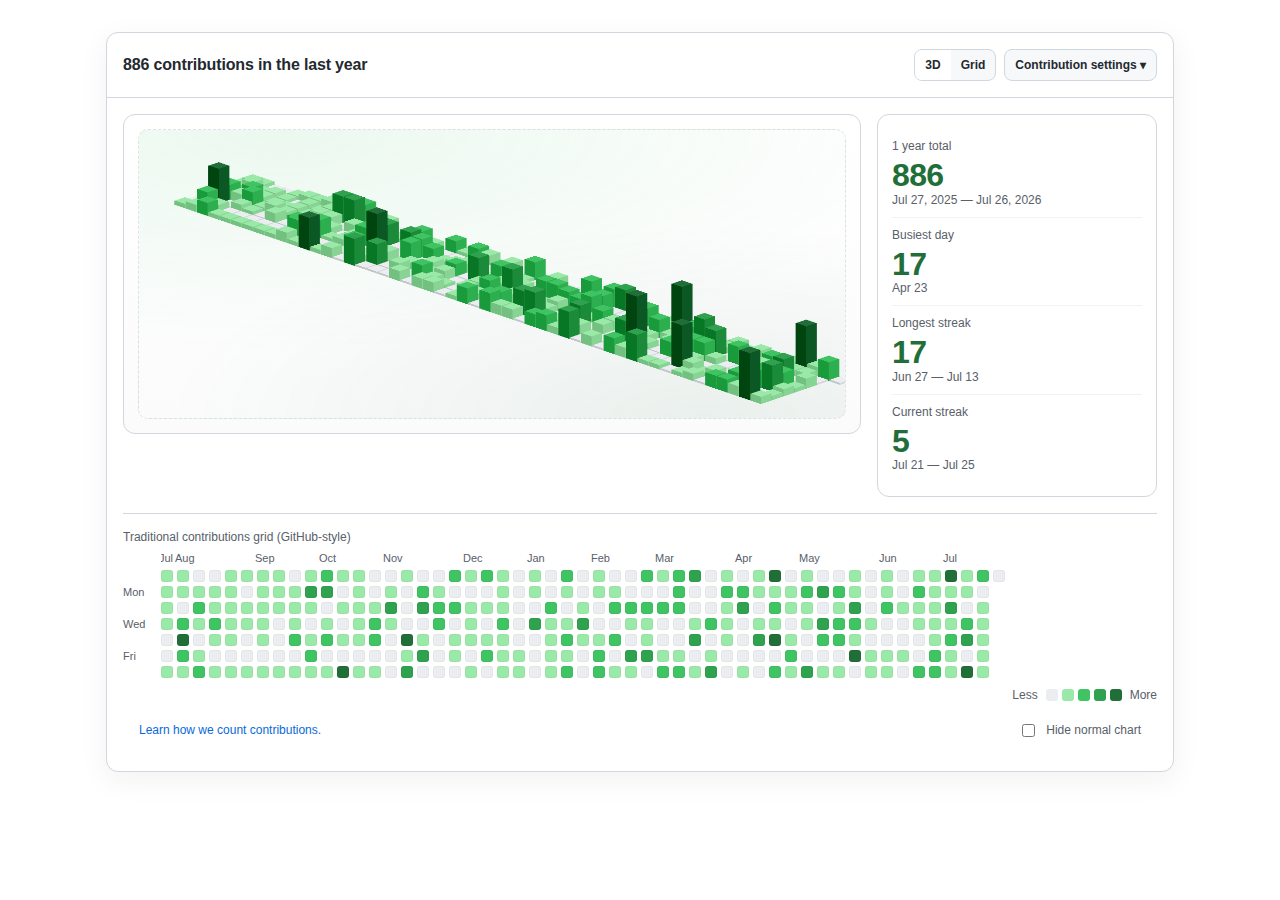
<file: contributions/index.html>
<!doctype html>
<html lang="en">
<head>
  <meta charset="utf-8" />
  <meta name="viewport" content="width=device-width, initial-scale=1" />
  <title>GitHub 3D Contributions Calendar (Mock)</title>
  <meta name="description" content="GitHub-style isometric 3D contributions calendar + 2D heatmap mock. Token-ready for GitHub GraphQL." />
  <style>
    :root{
      --bg-color:#ffffff;
      --text-primary:#24292f;
      --text-secondary:#586069;
      --green-0:#EBEDF0;
      --green-1:#9BE9A8;
      --green-2:#40C463;
      --green-3:#30A14E;
      --green-4:#216E39;
      --border:#D0D7DE;
      --link:#0969da;
      --shadow:rgba(27,31,36,.12);
      --mono: ui-monospace, SFMono-Regular, SF Mono, Menlo, Consolas, Liberation Mono, monospace;
      --sans: -apple-system, BlinkMacSystemFont, "Segoe UI", Roboto, Helvetica, Arial, "Apple Color Emoji","Segoe UI Emoji";
    }

    *{box-sizing:border-box}
    body{
      margin:0;
      font-family:var(--sans);
      background:var(--bg-color);
      color:var(--text-primary);
    }

    .wrap{max-width:1100px;margin:32px auto;padding:0 16px}

    .card{
      border:1px solid var(--border);
      border-radius:12px;
      background:#fff;
      box-shadow:0 8px 30px rgba(27,31,36,.06);
      overflow:hidden;
    }

    .header{
      display:flex;
      align-items:center;
      justify-content:space-between;
      padding:16px 16px;
      border-bottom:1px solid var(--border);
      gap:12px;
      flex-wrap:wrap;
    }

    .header h2{
      margin:0;
      font-size:16px;
      font-weight:600;
      letter-spacing:-.01em;
    }

    .controls{display:flex;gap:8px;align-items:center}

    .segmented{
      display:inline-flex;
      border:1px solid var(--border);
      border-radius:8px;
      overflow:hidden;
      background:#f6f8fa;
    }
    .segmented button{
      appearance:none;
      border:0;
      background:transparent;
      padding:8px 10px;
      font-size:12px;
      color:var(--text-primary);
      cursor:pointer;
      font-weight:600;
    }
    .segmented button[aria-pressed="true"]{
      background:#fff;
      box-shadow:0 1px 0 rgba(27,31,36,.04);
    }

    .btn{
      border:1px solid var(--border);
      background:#f6f8fa;
      color:var(--text-primary);
      border-radius:8px;
      padding:8px 10px;
      font-size:12px;
      font-weight:600;
      cursor:pointer;
    }
    .btn:active{transform:translateY(1px)}

    .chart-container{
      display:grid;
      grid-template-columns: 1fr 280px;
      gap:16px;
      padding:16px;
      align-items:start;
    }

    /* ===== Isometric 3D chart ===== */
    .iso-shell{
      position:relative;
      border:1px solid var(--border);
      border-radius:12px;
      background:linear-gradient(#ffffff, #fbfbfc);
      padding:14px;
      overflow:hidden;
    }

    .iso-stage{
      position:relative;
      height:290px;
      border-radius:10px;
      background:radial-gradient(1200px 400px at 20% 0%, rgba(64,196,99,.10), transparent 55%),
                 radial-gradient(900px 320px at 80% 100%, rgba(33,110,57,.08), transparent 60%);
      border:1px dashed rgba(208,215,222,.7);
      overflow:hidden;
    }

    /* Obelisk canvas (jasonlong/isometric-contributions style) */
    #iso-canvas{
      background: transparent;
    }

    /* Tooltip */
    .tooltip{
      position:absolute;
      pointer-events:none;
      padding:8px 10px;
      border-radius:10px;
      border:1px solid rgba(208,215,222,.9);
      background:#ffffff;
      box-shadow:0 12px 40px rgba(27,31,36,.18);
      font-size:12px;
      color:var(--text-primary);
      transform:translate(-50%, calc(-100% - 12px));
      white-space:nowrap;
      opacity:0;
      transition:opacity .12s ease;
    }
    .tooltip .k{color:var(--text-secondary);font-family:var(--mono);font-size:11px}

    /* ===== Stats panel ===== */
    .stats{
      border:1px solid var(--border);
      border-radius:12px;
      padding:14px;
      background:#fff;
      position:sticky;
      top:16px;
    }
    .stats .block{padding:10px 0;border-bottom:1px solid #f0f2f4}
    .stats .block:last-child{border-bottom:0}
    .stats .label{font-size:12px;color:var(--text-secondary);margin-bottom:6px}
    .stats .big{font-size:32px;font-weight:800;color:var(--green-4);line-height:1.05;letter-spacing:-.02em}
    .stats .small{font-size:12px;color:var(--text-secondary)}

    /* ===== 2D heatmap ===== */
    .heatmap-wrap{padding:0 16px 16px}
    .heatmap{
      border-top:1px solid var(--border);
      padding-top:16px;
    }
    .heat-head{
      display:flex;
      justify-content:space-between;
      align-items:center;
      gap:12px;
      flex-wrap:wrap;
      margin-bottom:8px;
    }

    .heat-grid{
      display:grid;
      grid-template-columns: 28px 1fr;
      gap:10px;
      align-items:start;
    }

    .dow{
      display:grid;
      grid-template-rows: repeat(7, 12px);
      gap:4px;
      font-size:11px;
      color:var(--text-secondary);
      padding-top:18px;
    }
    .dow span{line-height:12px}

    .grid-area{position:relative; overflow:auto; padding-bottom:6px}
    .months{
      display:grid;
      grid-template-columns: repeat(53, 12px);
      gap:4px;
      font-size:11px;
      color:var(--text-secondary);
      margin-bottom:6px;
      padding-left:0;
    }
    .months span{
      grid-row:1;
      justify-self:start;
      transform:translateX(-2px);
    }

    .cells{
      display:grid;
      grid-auto-flow:column;
      grid-template-rows: repeat(7, 12px);
      grid-auto-columns: 12px;
      gap:4px;
      align-items:center;
    }

    .cell{
      width:12px;height:12px;
      border-radius:3px;
      background:var(--green-0);
      box-shadow: inset 0 0 0 1px rgba(27,31,36,.04);
    }

    .legend{
      display:flex;
      align-items:center;
      justify-content:flex-end;
      gap:8px;
      margin-top:10px;
      font-size:12px;
      color:var(--text-secondary);
    }
    .legend .sw{display:flex; gap:4px; align-items:center}
    .legend i{display:inline-block;width:12px;height:12px;border-radius:3px}

    .footer{
      display:flex;
      justify-content:space-between;
      align-items:center;
      gap:12px;
      flex-wrap:wrap;
      padding:12px 16px 16px;
      color:var(--text-secondary);
      font-size:12px;
    }
    .footer a{color:var(--link);text-decoration:none}
    .footer a:hover{text-decoration:underline}

    .toggle{
      display:inline-flex;
      align-items:center;
      gap:8px;
    }
    .toggle input{transform:translateY(1px)}

    /* responsive */
    @media (max-width: 900px){
      .chart-container{grid-template-columns:1fr}
      .stats{position:relative; top:auto}
      .iso-world{width:520px}
    }
    @media (max-width: 768px){
      .iso-shell{display:none}
    }

    /* reduce motion */
    @media (prefers-reduced-motion: reduce){
      .bar{animation:none;opacity:1;transform: translate3d(var(--x), var(--y), 0) translateZ(var(--h))}
    }
  </style>
</head>
<body>
  <div class="wrap">
    <div class="card contribution-calendar" id="cc">
      <div class="header">
        <h2 id="header-title">1,516 contributions in the last year</h2>
        <div class="controls">
          <div class="segmented" role="group" aria-label="View mode">
            <button id="btn-3d" aria-pressed="true" title="3D">3D</button>
            <button id="btn-2d" aria-pressed="false" title="Grid">Grid</button>
          </div>
          <button class="btn" id="btn-settings" type="button" aria-haspopup="menu" aria-expanded="false">Contribution settings ▾</button>
        </div>
      </div>

      <div class="chart-container" id="main-area">
        <div class="iso-shell" id="iso-shell" aria-label="Isometric contribution chart">
          <div class="iso-stage" id="iso-stage">
            <!-- Replaced: original CSS-isometric DOM bars -> obelisk.js canvas (as jasonlong/isometric-contributions) -->
            <canvas id="iso-canvas" width="1000" height="600" style="width:100%;height:100%;display:block"></canvas>
            <div class="tooltip" id="tooltip" role="status" aria-live="polite"></div>
          </div>
        </div>

        <aside class="stats" aria-label="Contribution statistics">
          <div class="block">
            <div class="label">1 year total</div>
            <div class="big" id="stat-total">1,516</div>
            <div class="small" id="stat-range">Nov 6, 2025 — Jan 17, 2026</div>
          </div>
          <div class="block">
            <div class="label">Busiest day</div>
            <div class="big" id="stat-busy">53</div>
            <div class="small" id="stat-busy-date">Mar 27</div>
          </div>
          <div class="block">
            <div class="label">Longest streak</div>
            <div class="big" id="stat-long">16</div>
            <div class="small" id="stat-long-range">Feb 1 — Feb 16</div>
          </div>
          <div class="block">
            <div class="label">Current streak</div>
            <div class="big" id="stat-cur">1</div>
            <div class="small" id="stat-cur-range">Nov 8 — Nov 8</div>
          </div>
        </aside>
      </div>

      <div class="heatmap-wrap" id="heatmap-wrap">
        <div class="heatmap" aria-label="Contribution heatmap">
          <div class="heat-head">
            <div style="font-size:12px;color:var(--text-secondary)">
              Traditional contributions grid (GitHub-style)
            </div>
          </div>

          <div class="heat-grid">
            <div class="dow" aria-hidden="true">
              <span></span>
              <span>Mon</span>
              <span></span>
              <span>Wed</span>
              <span></span>
              <span>Fri</span>
              <span></span>
            </div>

            <div class="grid-area">
              <div class="months" id="months" aria-hidden="true"></div>
              <div class="cells" id="cells"></div>

              <div class="legend" aria-label="Legend">
                <span>Less</span>
                <span class="sw" aria-hidden="true">
                  <i style="background:var(--green-0)"></i>
                  <i style="background:var(--green-1)"></i>
                  <i style="background:var(--green-2)"></i>
                  <i style="background:var(--green-3)"></i>
                  <i style="background:var(--green-4)"></i>
                </span>
                <span>More</span>
              </div>
            </div>
          </div>

          <div class="footer">
            <a href="https://docs.github.com/en/account-and-profile/setting-up-and-managing-your-github-profile/managing-contribution-settings-on-your-profile" target="_blank" rel="noreferrer">Learn how we count contributions.</a>
            <label class="toggle" for="hide-normal">
              <input id="hide-normal" type="checkbox" />
              Hide normal chart
            </label>
          </div>
        </div>
      </div>

    </div>
  </div>

  <script src="vendor/isometric-contributions/src/obelisk.min.js"></script>
  <script>
    // ========= isometric-contributions (jasonlong) integration (source reuse) =========
    // Repo: https://github.com/jasonlong/isometric-contributions
    // License: MIT https://github.com/jasonlong/isometric-contributions/blob/master/LICENSE

    const fmt = new Intl.NumberFormat('en-US');
    const MONTHS = ['Jan','Feb','Mar','Apr','May','Jun','Jul','Aug','Sep','Oct','Nov','Dec'];

    function formatDateHuman(iso){
      const d = new Date(iso + 'T00:00:00');
      return `${MONTHS[d.getMonth()]} ${d.getDate()}, ${d.getFullYear()}`;
    }

    function getCss(varName){
      return getComputedStyle(document.documentElement).getPropertyValue(varName).trim();
    }

    function colorForCount(count){
      if(count<=0) return getCss('--green-0');
      if(count<=3) return getCss('--green-1');
      if(count<=6) return getCss('--green-2');
      if(count<=9) return getCss('--green-3');
      return getCss('--green-4');
    }

    function precisionRound(number, precision){
      const factor = 10 ** precision;
      return Math.round(number * factor) / factor;
    }

    function datesDayDifference(date1, date2){
      if(!date1 || !date2) return null;
      const timeDiff = Math.abs(date2.getTime() - date1.getTime());
      return Math.ceil(timeDiff / (1000 * 3600 * 24));
    }

    // Placeholder generator: returns 365 days ending today (local) with random counts.
    function generateContributionData(){
      const data = [];
      const end = new Date();
      end.setHours(0,0,0,0);
      const start = new Date(end);
      start.setDate(start.getDate() - 364);

      for(let i=0;i<365;i++){
        const d = new Date(start);
        d.setDate(start.getDate()+i);
        const iso = d.toISOString().slice(0,10);
        const r = Math.random();
        let count = 0;
        if(r>0.35 && r<=0.75) count = 1 + Math.floor(Math.random()*3);
        else if(r>0.75 && r<=0.92) count = 4 + Math.floor(Math.random()*3);
        else if(r>0.92 && r<=0.98) count = 7 + Math.floor(Math.random()*3);
        else if(r>0.98) count = 10 + Math.floor(Math.random()*8);
        data.push({date:iso, count});
      }
      return data;
    }

    // ===== Stats (compatible with GitHub-like streak logic) =====
    function calcStats(days){
      const total = days.reduce((s,d)=>s+d.count,0);
      let busiest = days[0];
      for(const d of days){ if(d.count > busiest.count) busiest = d; }

      // Longest streak (count>0)
      let bestLen=0,bestStart=null,bestEnd=null;
      let curLen=0,curStart=null;
      for(let i=0;i<days.length;i++){
        if(days[i].count>0){
          if(curLen===0) curStart = days[i].date;
          curLen++;
          if(curLen>=bestLen){
            bestLen=curLen;
            bestStart=curStart;
            bestEnd=days[i].date;
          }
        } else {
          curLen=0;
          curStart=null;
        }
      }

      // Current streak: from end backwards (if today 0, allow yesterday)
      let currentLen=0;
      let curEnd = days[days.length-1].date;
      let curStreakStart = curEnd;
      for(let i=days.length-1;i>=0;i--){
        if(i===days.length-1 && days[i].count===0){
          // today 0 → start from yesterday
          curEnd = days[Math.max(0, i-1)].date;
          continue;
        }
        if(days[i].count>0){
          currentLen++;
          curStreakStart = days[i].date;
        } else break;
      }

      return {
        total,
        rangeStart: days[0].date,
        rangeEnd: days[days.length-1].date,
        busiest,
        longest:{len:bestLen, start:bestStart, end:bestEnd},
        current:{len:currentLen, start:curStreakStart, end:curEnd}
      };
    }

    function applyStats(stats){
      document.getElementById('header-title').textContent = `${fmt.format(stats.total)} contributions in the last year`;
      document.getElementById('stat-total').textContent = fmt.format(stats.total);

      const rs = new Date(stats.rangeStart+'T00:00:00');
      const re = new Date(stats.rangeEnd+'T00:00:00');
      document.getElementById('stat-range').textContent = `${MONTHS[rs.getMonth()]} ${rs.getDate()}, ${rs.getFullYear()} — ${MONTHS[re.getMonth()]} ${re.getDate()}, ${re.getFullYear()}`;

      document.getElementById('stat-busy').textContent = String(stats.busiest.count);
      const bd = new Date(stats.busiest.date+'T00:00:00');
      document.getElementById('stat-busy-date').textContent = `${MONTHS[bd.getMonth()]} ${bd.getDate()}`;

      document.getElementById('stat-long').textContent = String(stats.longest.len);
      if(stats.longest.start && stats.longest.end){
        const ls = new Date(stats.longest.start+'T00:00:00');
        const le = new Date(stats.longest.end+'T00:00:00');
        document.getElementById('stat-long-range').textContent = `${MONTHS[ls.getMonth()]} ${ls.getDate()} — ${MONTHS[le.getMonth()]} ${le.getDate()}`;
      }

      document.getElementById('stat-cur').textContent = String(stats.current.len);
      const cs = new Date(stats.current.start+'T00:00:00');
      const ce = new Date(stats.current.end+'T00:00:00');
      document.getElementById('stat-cur-range').textContent = `${MONTHS[cs.getMonth()]} ${cs.getDate()} — ${MONTHS[ce.getMonth()]} ${ce.getDate()}`;
    }

    // ===== Render 3D with obelisk.js (as original project does) =====
    function renderIsometricObelisk(days){
      // Build weeks like GitHub: padded to full weeks, week index by column.
      const first = new Date(days[0].date+'T00:00:00');
      const pad = first.getDay(); // Sunday=0
      const padded = Array.from({length:pad}, ()=>({date:null, count:0, pad:true})).concat(days);
      const totalSlots = Math.ceil(padded.length/7)*7;
      while(padded.length < totalSlots) padded.push({date:null,count:0,pad:true});
      const weeks = totalSlots/7;

      // Determine maxCount for scaling
      let maxCount = 0;
      for(const d of days) maxCount = Math.max(maxCount, d.count);

      // Map count -> GitHub greens (use our CSS vars) but obelisk wants int color.
      const hexToInt = (hex) => Number.parseInt(hex.replace('#',''), 16);
      const fillColorFor = (count) => hexToInt(colorForCount(count));

      // Setup canvas
      const canvas = document.getElementById('iso-canvas');
      const stage = document.getElementById('iso-stage');
      const tooltip = document.getElementById('tooltip');

      const ctx = canvas.getContext('2d');
      ctx.clearRect(0,0,canvas.width,canvas.height);

      const SIZE = 16;
      const MAX_HEIGHT = 100;
      const point = new obelisk.Point(160, 100);
      const pixelView = new obelisk.PixelView(canvas, point);

      // Precompute cube heights so hover can match the same scaling
      const heights = new Array(totalSlots).fill(0);

      // Render cubes
      for(let w=0; w<weeks; w++){
        for(let d=0; d<7; d++){
          const idx = w*7 + d;
          const item = padded[idx];
          if(!item || item.pad) continue;

          const count = item.count;
          let cubeHeight = 3;
          if(maxCount > 0) cubeHeight += Number.parseInt((MAX_HEIGHT / maxCount) * count, 10);
          heights[idx] = cubeHeight;

          const dimension = new obelisk.CubeDimension(SIZE, SIZE, cubeHeight);
          const colorInt = fillColorFor(count);
          const color = new obelisk.CubeColor().getByHorizontalColor(colorInt);
          const cube = new obelisk.Cube(dimension, color, false);
          const p3d = new obelisk.Point3D(SIZE * w, SIZE * d, 0);
          pixelView.renderObject(cube, p3d);
        }
      }

      // ===== Hover hit-test (near-original feel) =====
      // We can't use GitHub DOM tooltips here, so we implement our own.
      // Strategy: estimate (week, day) by inverting the isometric projection.
      // obelisk pixel projection (approx):
      //   sx = originX + (x - y)
      //   sy = originY + (x + y)/2 - z
      // where x,y are in "SIZE" units.
      // We'll solve for x,y from mouse position, then clamp to grid.

      const isoToGrid = (mx, my) => {
        // mx,my are relative to canvas top-left
        const sx = mx - point.x;
        const sy = my - point.y;

        // Ignore z for picking; we want the column/row under cursor.
        // From:
        //   sx = x - y
        //   sy ≈ (x + y)/2
        // Solve:
        //   x = sy + sx/2
        //   y = sy - sx/2
        const x = sy + sx/2;
        const y = sy - sx/2;

        const w = Math.floor(x / SIZE + 0.00001);
        const d = Math.floor(y / SIZE + 0.00001);
        return { w, d };
      };

      const showTooltip = (ev, item) => {
        const rect = stage.getBoundingClientRect();
        tooltip.style.display = 'block';
        tooltip.style.opacity = '1';
        tooltip.style.left = `${ev.clientX - rect.left}px`;
        tooltip.style.top = `${ev.clientY - rect.top}px`;
        const dateText = formatDateHuman(item.date);
        tooltip.innerHTML = `<div><strong>${item.count}</strong> contributions</div><div class="k">on ${dateText}</div>`;
      };

      const hideTooltip = () => {
        tooltip.style.opacity = '0';
        tooltip.style.display = 'none';
      };

      // Remove previous handlers if re-rendered
      canvas.onmousemove = null;
      canvas.onmouseleave = null;

      canvas.addEventListener('mousemove', (ev) => {
        const cRect = canvas.getBoundingClientRect();
        const mx = (ev.clientX - cRect.left) * (canvas.width / cRect.width);
        const my = (ev.clientY - cRect.top) * (canvas.height / cRect.height);

        const { w, d } = isoToGrid(mx, my);
        if (w < 0 || d < 0 || w >= weeks || d >= 7) {
          hideTooltip();
          return;
        }

        const idx = w*7 + d;
        const item = padded[idx];
        if (!item || item.pad || !item.date) {
          hideTooltip();
          return;
        }

        // Additional check: cursor should be above the base diamond region.
        // If user points far above, projection may map incorrectly. We do a soft guard by checking local cell center distance.
        const centerX = point.x + (w*SIZE - d*SIZE) + SIZE/2;
        const centerY = point.y + (w*SIZE + d*SIZE)/2;
        const dist = Math.hypot(mx - centerX, my - centerY);
        if (dist > SIZE*1.2) {
          hideTooltip();
          return;
        }

        showTooltip(ev, item);
      }, { passive: true });

      canvas.addEventListener('mouseleave', hideTooltip, { passive: true });
    }

    // ===== Render 2D heatmap (keep) =====
    function renderHeatmap(days){
      const cells = document.getElementById('cells');
      cells.innerHTML = '';

      const first = new Date(days[0].date+'T00:00:00');
      const pad = first.getDay();
      const padded = Array.from({length:pad}, ()=>({date:null,count:0,pad:true})).concat(days);
      const totalSlots = Math.ceil(padded.length/7)*7;
      while(padded.length < totalSlots) padded.push({date:null,count:0,pad:true});
      const weeks = totalSlots/7;

      const monthsEl = document.getElementById('months');
      monthsEl.innerHTML = '';

      const monthAtWeek = new Map();
      for(let w=0; w<weeks; w++){
        for(let d=0; d<7; d++){
          const item = padded[w*7+d];
          if(item && !item.pad && item.date){
            const dt = new Date(item.date+'T00:00:00');
            const m = dt.getMonth();
            const key = `${dt.getFullYear()}-${m}`;
            if(!monthAtWeek.has(key)) monthAtWeek.set(key, w);
            break;
          }
        }
      }

      monthsEl.style.gridTemplateColumns = `repeat(${weeks}, 12px)`;
      for(const [key, w] of monthAtWeek.entries()){
        const [, m] = key.split('-').map(Number);
        const span = document.createElement('span');
        span.textContent = MONTHS[m];
        span.style.gridColumn = String(w+1);
        monthsEl.appendChild(span);
      }

      for(let w=0; w<weeks; w++){
        for(let d=0; d<7; d++){
          const item = padded[w*7+d];
          const cell = document.createElement('div');
          cell.className = 'cell';
          if(item && !item.pad && item.date){
            cell.style.background = colorForCount(item.count);
            cell.title = `${item.count} contributions on ${formatDateHuman(item.date)}`;
          } else {
            cell.style.background = 'transparent';
            cell.style.boxShadow = 'none';
          }
          cells.appendChild(cell);
        }
      }
    }

    // ===== View controls =====
    function setView(mode){
      const isoShell = document.getElementById('iso-shell');
      const btn3d = document.getElementById('btn-3d');
      const btn2d = document.getElementById('btn-2d');
      if(mode==='3d'){
        isoShell.style.display = '';
        btn3d.setAttribute('aria-pressed','true');
        btn2d.setAttribute('aria-pressed','false');
      } else {
        isoShell.style.display = 'none';
        btn3d.setAttribute('aria-pressed','false');
        btn2d.setAttribute('aria-pressed','true');
      }
    }

    // ===== GitHub GraphQL (token-ready) =====
    // URL: https://api.github.com/graphql
    // Docs: https://docs.github.com/en/graphql
    async function fetchRealContributions(username, token){
      const query = `
        query($login: String!) {
          user(login: $login) {
            contributionsCollection {
              contributionCalendar {
                weeks {
                  contributionDays {
                    contributionCount
                    date
                  }
                }
              }
            }
          }
        }
      `;

      const res = await fetch('https://api.github.com/graphql', {
        method: 'POST',
        headers: {
          'Authorization': `bearer ${token}`,
          'Content-Type': 'application/json'
        },
        body: JSON.stringify({ query, variables: { login: username } })
      });
      if(!res.ok) throw new Error(`GitHub GraphQL error: ${res.status}`);
      const json = await res.json();
      const weeks = json?.data?.user?.contributionsCollection?.contributionCalendar?.weeks || [];
      const days = weeks.flatMap(w => (w.contributionDays||[]).map(d => ({date: d.date, count: d.contributionCount})));
      return days.slice(-365);
    }

    // ===== Init =====
    (function init(){
      const days = generateContributionData();
      renderIsometricObelisk(days);
      renderHeatmap(days);
      applyStats(calcStats(days));

      document.getElementById('btn-3d').addEventListener('click', ()=>setView('3d'));
      document.getElementById('btn-2d').addEventListener('click', ()=>setView('2d'));

      document.getElementById('hide-normal').addEventListener('change', (e)=>{
        document.getElementById('heatmap-wrap').style.display = e.target.checked ? 'none' : '';
      });

      document.getElementById('btn-settings').addEventListener('click', ()=>{
        const btn = document.getElementById('btn-settings');
        const expanded = btn.getAttribute('aria-expanded') === 'true';
        btn.setAttribute('aria-expanded', expanded ? 'false' : 'true');
        alert('Mock: Contribution settings.\n\nToken-ready API wiring point:\nhttps://api.github.com/graphql');
      });

      // Token wiring (disabled by default)
      // const token = 'YOUR_GITHUB_TOKEN';
      // fetchRealContributions('jvisualschool', token)
      //   .then(realDays => {
      //     renderIsometricObelisk(realDays);
      //     renderHeatmap(realDays);
      //     applyStats(calcStats(realDays));
      //   })
      //   .catch(console.error);
    })();
  </script>
</body>
</html>
</file>
